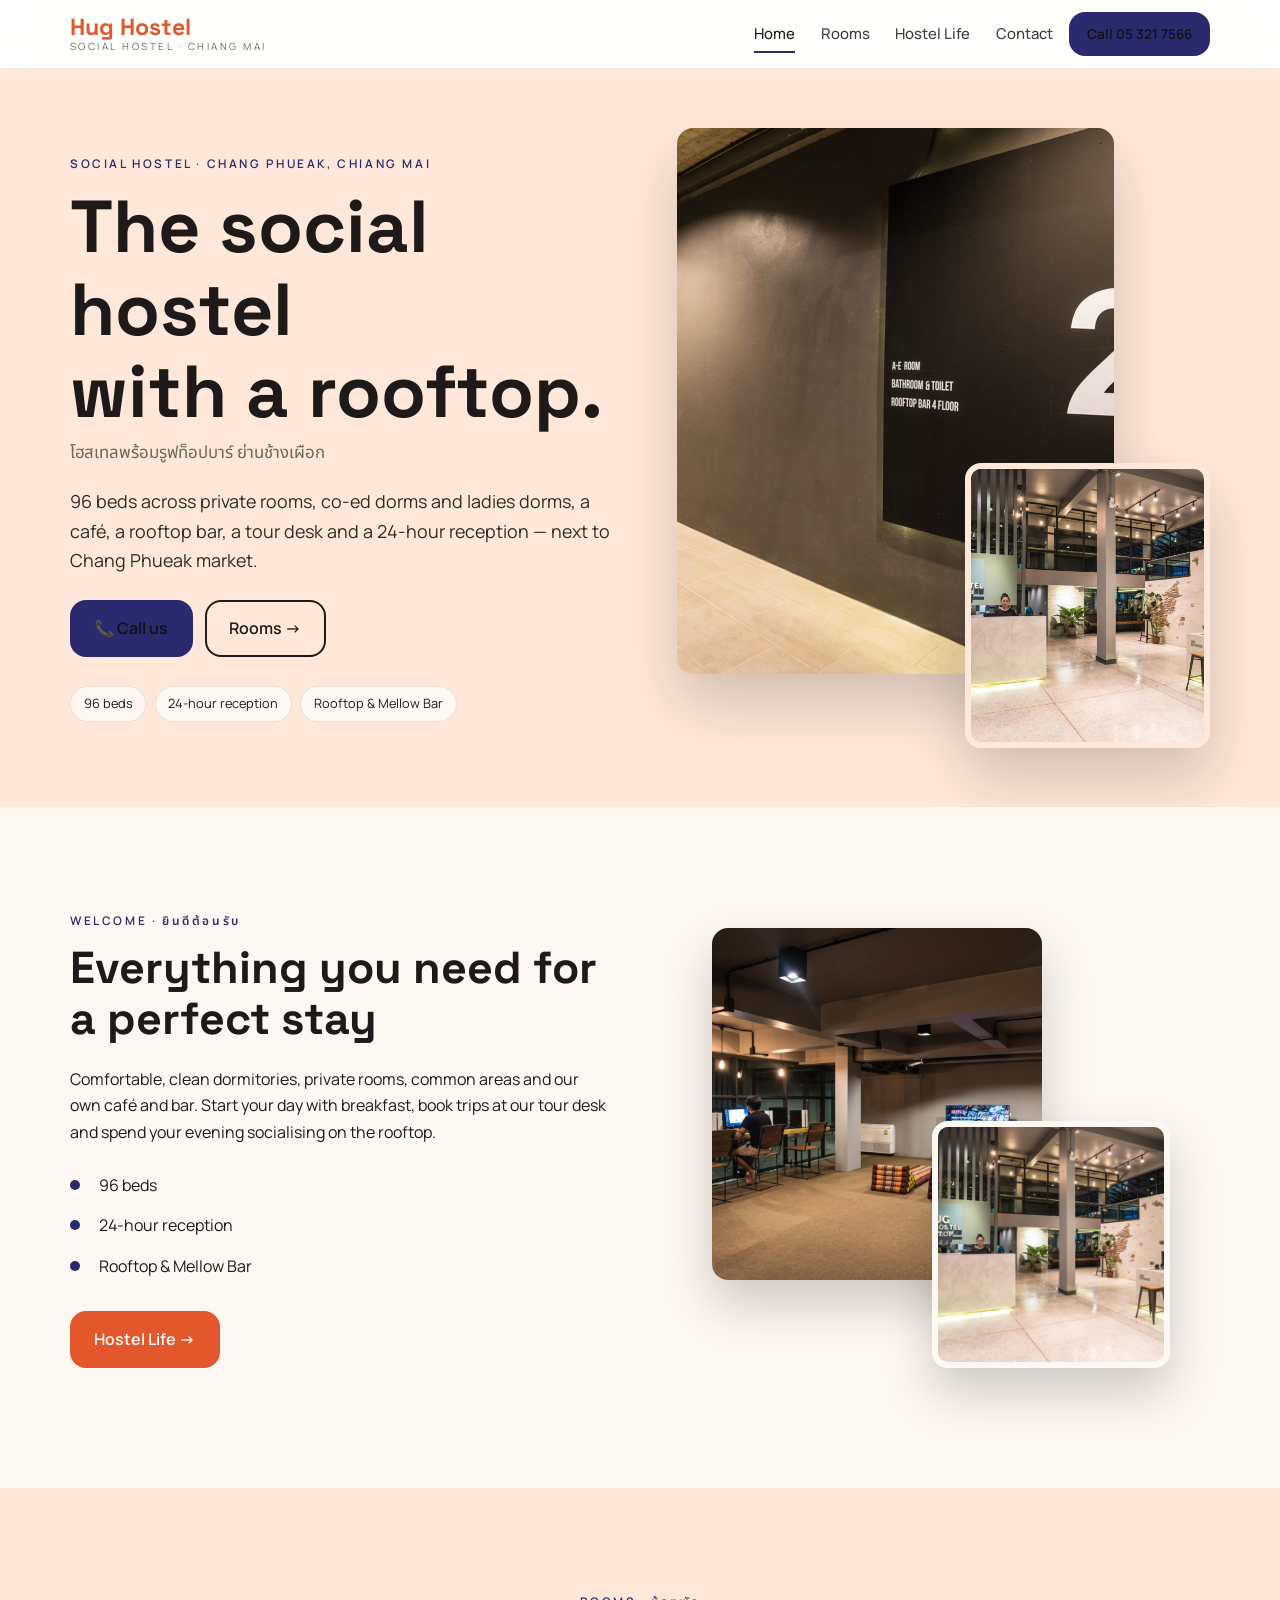
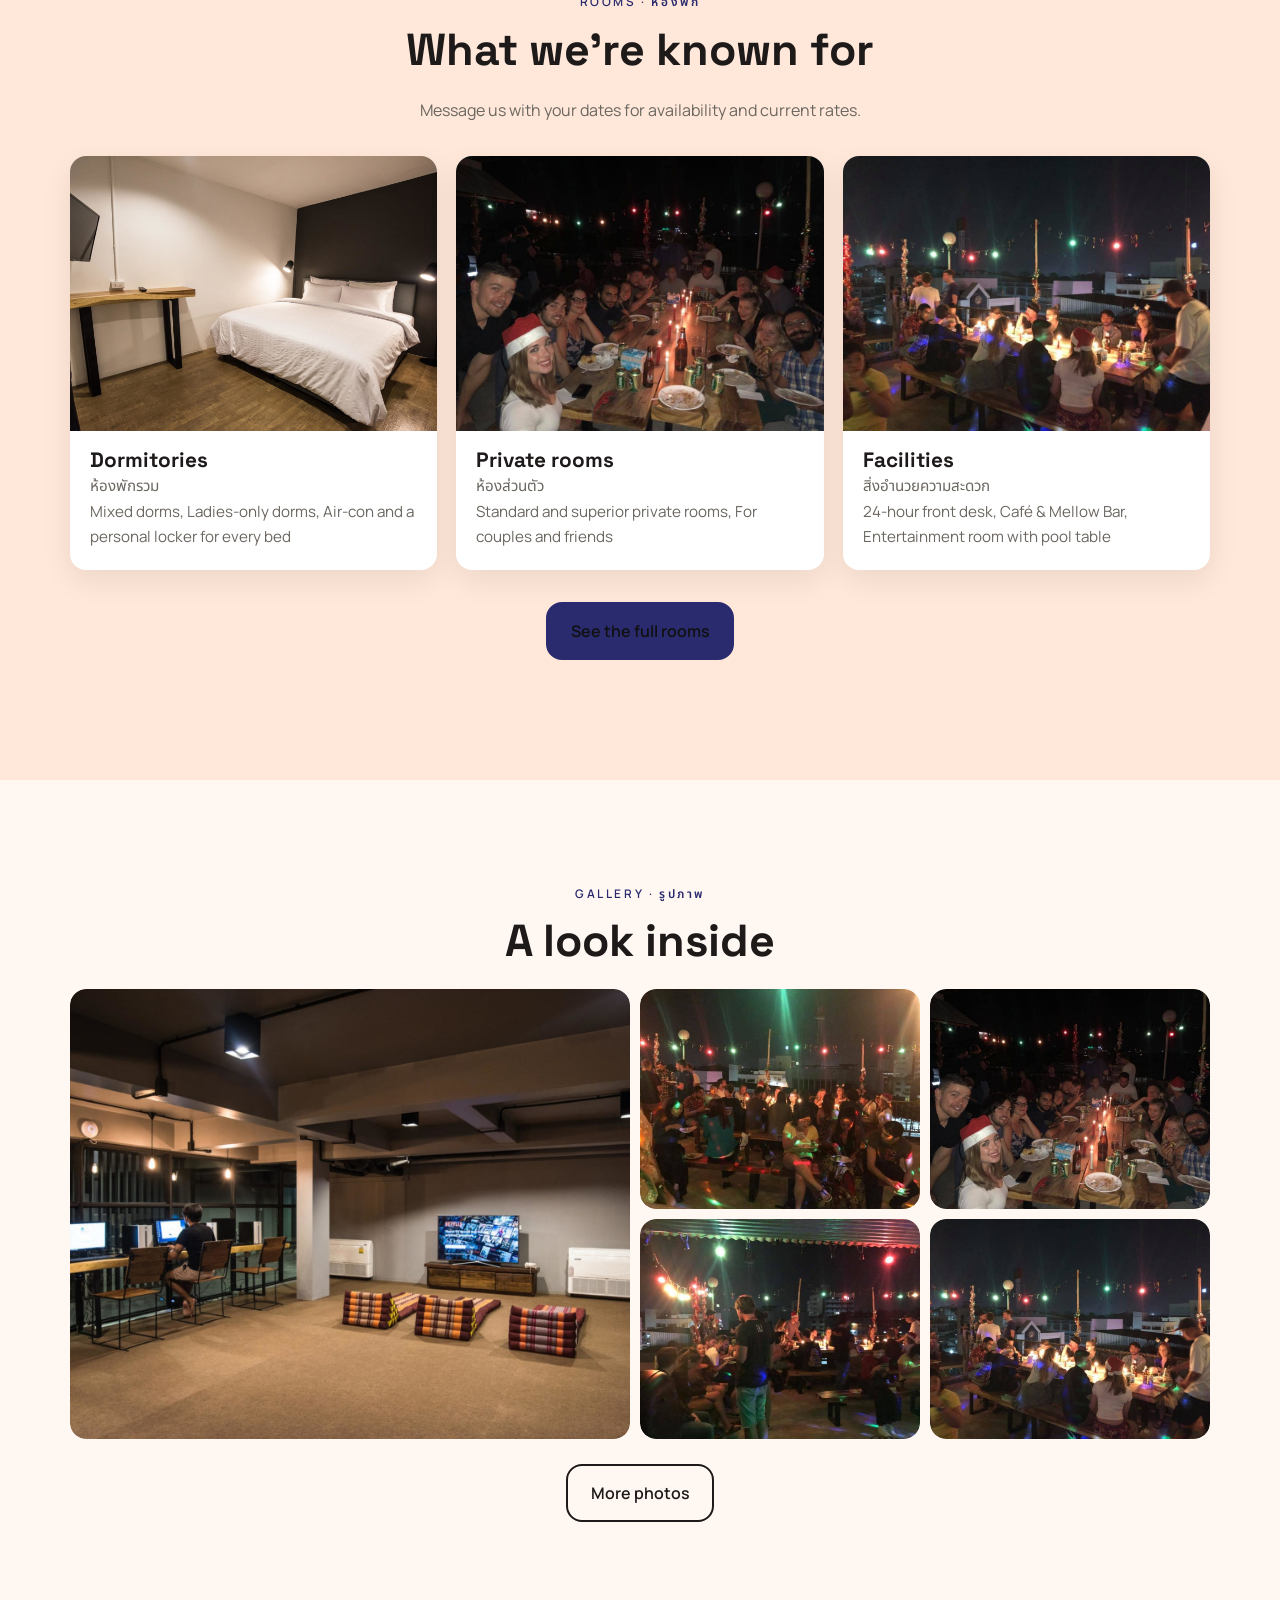
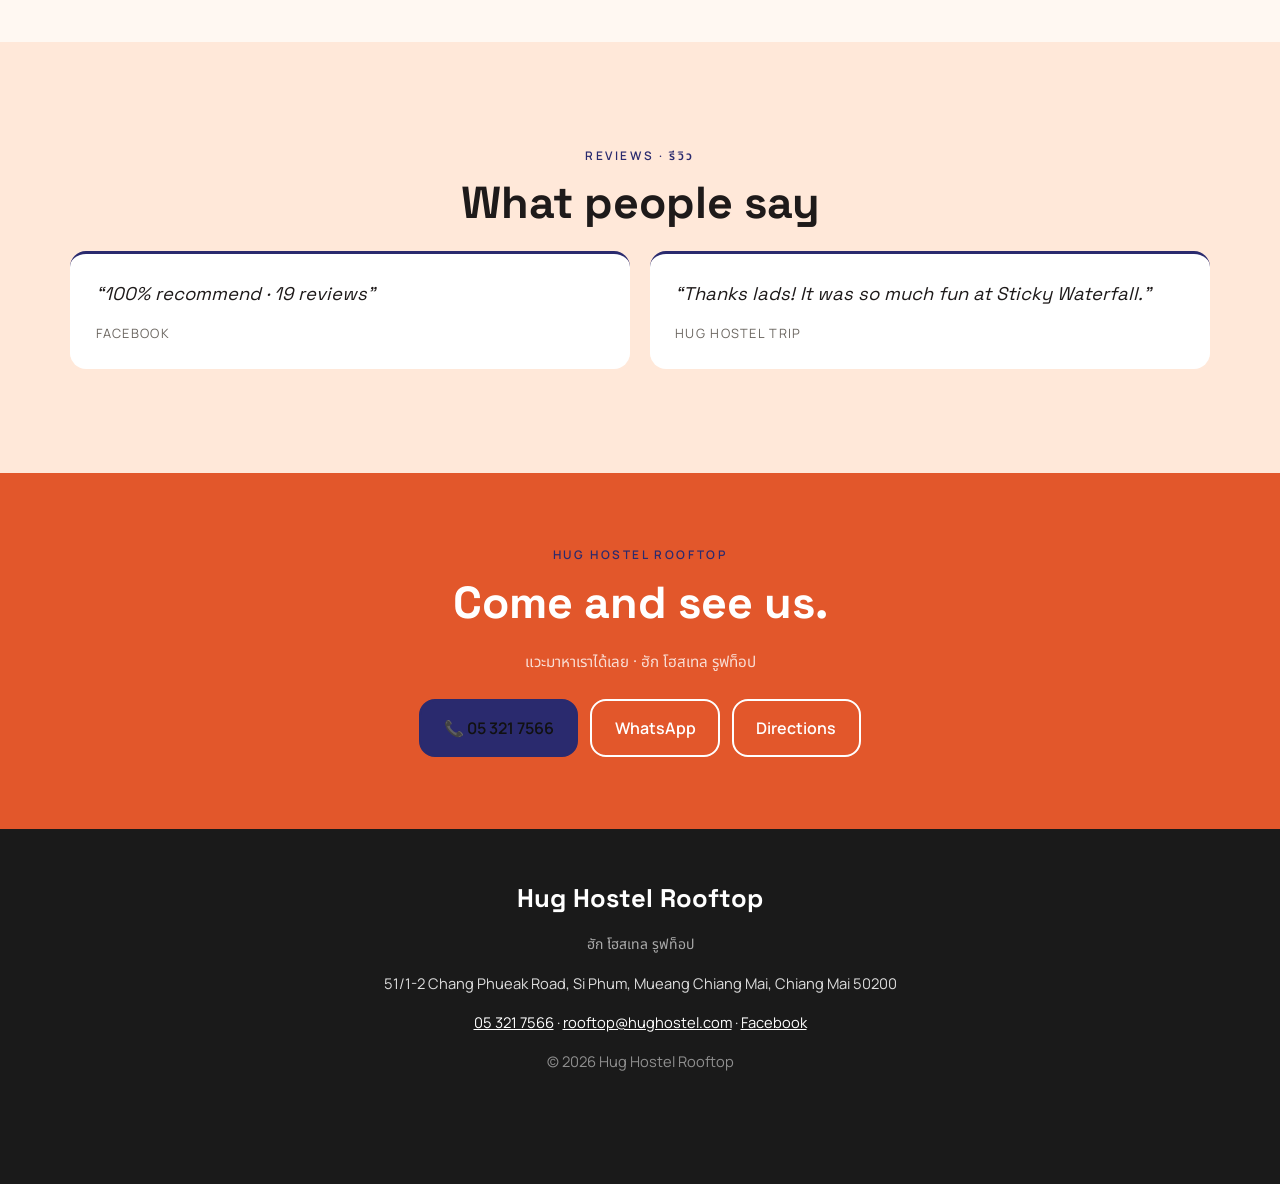
<file: index.html>
<!doctype html><html lang="en"><head><meta charset="utf-8"><meta name="viewport" content="width=device-width,initial-scale=1">
<title>Hug Hostel Rooftop | Social Hostel · Chang Phueak, Chiang Mai</title><meta name="description" content="96 beds across private rooms, co-ed dorms and ladies dorms, a café, a rooftop bar, a tour desk and a 24-hour reception — next to Chang Phueak market."><meta name="theme-color" content="#e2572b">
<meta property="og:title" content="Hug Hostel Rooftop"><meta property="og:description" content="96 beds across private rooms, co-ed dorms and ladies dorms, a café, a rooftop bar, a tour desk and a 24-hour reception — next to Chang Phueak market."><meta property="og:image" content="assets/images/00.jpg">
<link rel="preconnect" href="https://fonts.googleapis.com"><link rel="preconnect" href="https://fonts.gstatic.com" crossorigin>
<link href="https://fonts.googleapis.com/css2?family=Space+Grotesk:wght@400;600;700&family=Manrope:wght@300;400;500;600;700&family=Noto+Sans+Thai:wght@400;500&display=swap" rel="stylesheet"><link rel="stylesheet" href="css/styles.css"></head><body>
<header class="nav"><div class="wrap nav-in"><a class="brand" href="index.html"><b>Hug Hostel</b><small>Social Hostel · Chiang Mai</small></a>
<nav class="links" id="links"><a href="index.html" class=on>Home</a><a href="rooms.html">Rooms</a><a href="about.html">Hostel Life</a><a href="visit.html">Contact</a></nav><a class="btn sm" href="tel:053217566">Call 05 321 7566</a><button class="burger" id="burger" aria-label="Menu"><span></span><span></span><span></span></button></div></header><section class="hero split"><div class="wrap grid2"><div class="hero-in rv"><p class="eyebrow">Social Hostel · Chang Phueak, Chiang Mai</p><h1>The social hostel<br>with a rooftop.</h1><p class="th">โฮสเทลพร้อมรูฟท็อปบาร์ ย่านช้างเผือก</p><p class="lead">96 beds across private rooms, co-ed dorms and ladies dorms, a café, a rooftop bar, a tour desk and a 24-hour reception — next to Chang Phueak market.</p><div class="cta"><a class="btn" href="tel:053217566">📞 Call us</a><a class="btn ghost" href="rooms.html">Rooms →</a></div><div class="badges"><span>96 beds</span><span>24-hour reception</span><span>Rooftop &amp; Mellow Bar</span></div></div>
<div class="pic"><img class="p1" src="assets/images/00.jpg" alt="Our floors"><img class="p2" src="assets/images/01.jpg" alt="Reception &amp; tour desk"></div></div></section>
<section class="s"><div class="wrap two"><div class="rv"><p class="eyebrow">Welcome · ยินดีต้อนรับ</p><h2>Everything you need for a perfect stay</h2><p>Comfortable, clean dormitories, private rooms, common areas and our own café and bar. Start your day with breakfast, book trips at our tour desk and spend your evening socialising on the rooftop.</p><ul class="ticks"><li>96 beds</li><li>24-hour reception</li><li>Rooftop &amp; Mellow Bar</li></ul><p style="margin-top:1.5rem"><a class="btn alt" href="about.html">Hostel Life →</a></p></div>
<figure class="stack rv"><img class="a1" src="assets/images/02.jpg" alt="Entertainment room" loading="lazy"><img class="a2" src="assets/images/01.jpg" alt="Reception &amp; tour desk" loading="lazy"></figure></div></section>
<section class="s alt"><div class="wrap"><p class="eyebrow center">Rooms · ห้องพัก</p><h2 class="center">What we're known for</h2><p class="center sub">Message us with your dates for availability and current rates.</p><div class="feats"><article class="feat rv"><img src="assets/images/03.jpg" alt="Dormitories" loading="lazy"><div><h3>Dormitories</h3><p class="th">ห้องพักรวม</p><p>Mixed dorms, Ladies-only dorms, Air-con and a personal locker for every bed</p></div></article><article class="feat rv"><img src="assets/images/05.jpg" alt="Private rooms" loading="lazy"><div><h3>Private rooms</h3><p class="th">ห้องส่วนตัว</p><p>Standard and superior private rooms, For couples and friends</p></div></article><article class="feat rv"><img src="assets/images/07.jpg" alt="Facilities" loading="lazy"><div><h3>Facilities</h3><p class="th">สิ่งอำนวยความสะดวก</p><p>24-hour front desk, Café &amp; Mellow Bar, Entertainment room with pool table</p></div></article></div><p class="center" style="margin-top:2rem"><a class="btn" href="rooms.html">See the full rooms</a></p></div></section>
<section class="s"><div class="wrap"><p class="eyebrow center">Gallery · รูปภาพ</p><h2 class="center">A look inside</h2><div class="strip rv"><a href="assets/images/02.jpg" data-lb="Entertainment room"><img src="assets/images/02.jpg" alt="Entertainment room" loading="lazy"></a><a href="assets/images/04.jpg" data-lb="Rooftop nights"><img src="assets/images/04.jpg" alt="Rooftop nights" loading="lazy"></a><a href="assets/images/05.jpg" data-lb="Party on the roof"><img src="assets/images/05.jpg" alt="Party on the roof" loading="lazy"></a><a href="assets/images/06.jpg" data-lb="Rooftop crowd"><img src="assets/images/06.jpg" alt="Rooftop crowd" loading="lazy"></a><a href="assets/images/07.jpg" data-lb="Rooftop bar"><img src="assets/images/07.jpg" alt="Rooftop bar" loading="lazy"></a></div><p class="center" style="margin-top:1.6rem"><a class="btn ghost" href="about.html#gallery">More photos</a></p></div></section>
<section class="s alt"><div class="wrap"><p class="eyebrow center">Reviews · รีวิว</p><h2 class="center">What people say</h2><div class="quotes"><blockquote class="rv">“100% recommend · 19 reviews”<cite>Facebook</cite></blockquote><blockquote class="rv">“Thanks lads! It was so much fun at Sticky Waterfall.”<cite>Hug Hostel trip</cite></blockquote></div></div></section><section class="band"><div class="wrap rv"><p class="eyebrow" style="color:var(--b)">Hug Hostel Rooftop</p><h2>Come and see us.</h2><p class="th">แวะมาหาเราได้เลย · ฮัก โฮสเทล รูฟท็อป</p>
<div class="cta"><a class="btn" href="tel:053217566">📞 05 321 7566</a><a class="btn ghost" style="color:#fff" href="https://wa.me/6653217566">WhatsApp</a><a class="btn ghost" style="color:#fff" href="https://www.google.com/maps/search/?api=1&query=Hug%20Hostel%20Rooftop%2C%2051/1-2%20Chang%20Phueak%20Road%2C%20Si%20Phum%2C%20Mueang%20Chiang%20Mai%2C%20Chiang%20Mai%2050200">Directions</a></div></div></section>
<footer class="foot"><div class="wrap"><b>Hug Hostel Rooftop</b><p class="th">ฮัก โฮสเทล รูฟท็อป</p><p>51/1-2 Chang Phueak Road, Si Phum, Mueang Chiang Mai, Chiang Mai 50200</p>
<p><a href="tel:053217566">05 321 7566</a> · <a href="mailto:rooftop@hughostel.com">rooftop@hughostel.com</a> · <a href="https://www.facebook.com/669018023290787">Facebook</a></p><p style="opacity:.6">© 2026 Hug Hostel Rooftop</p></div></footer>
<div class="mbar"><a href="tel:053217566">📞 Call</a><a href="https://wa.me/6653217566">💬 WhatsApp</a><a href="https://www.google.com/maps/search/?api=1&query=Hug%20Hostel%20Rooftop%2C%2051/1-2%20Chang%20Phueak%20Road%2C%20Si%20Phum%2C%20Mueang%20Chiang%20Mai%2C%20Chiang%20Mai%2050200">📍 Map</a></div>
<div class="lb" id="lb"><button aria-label="Close">×</button><img alt=""><p></p></div><script src="js/main.js"></script></body></html>
</file>
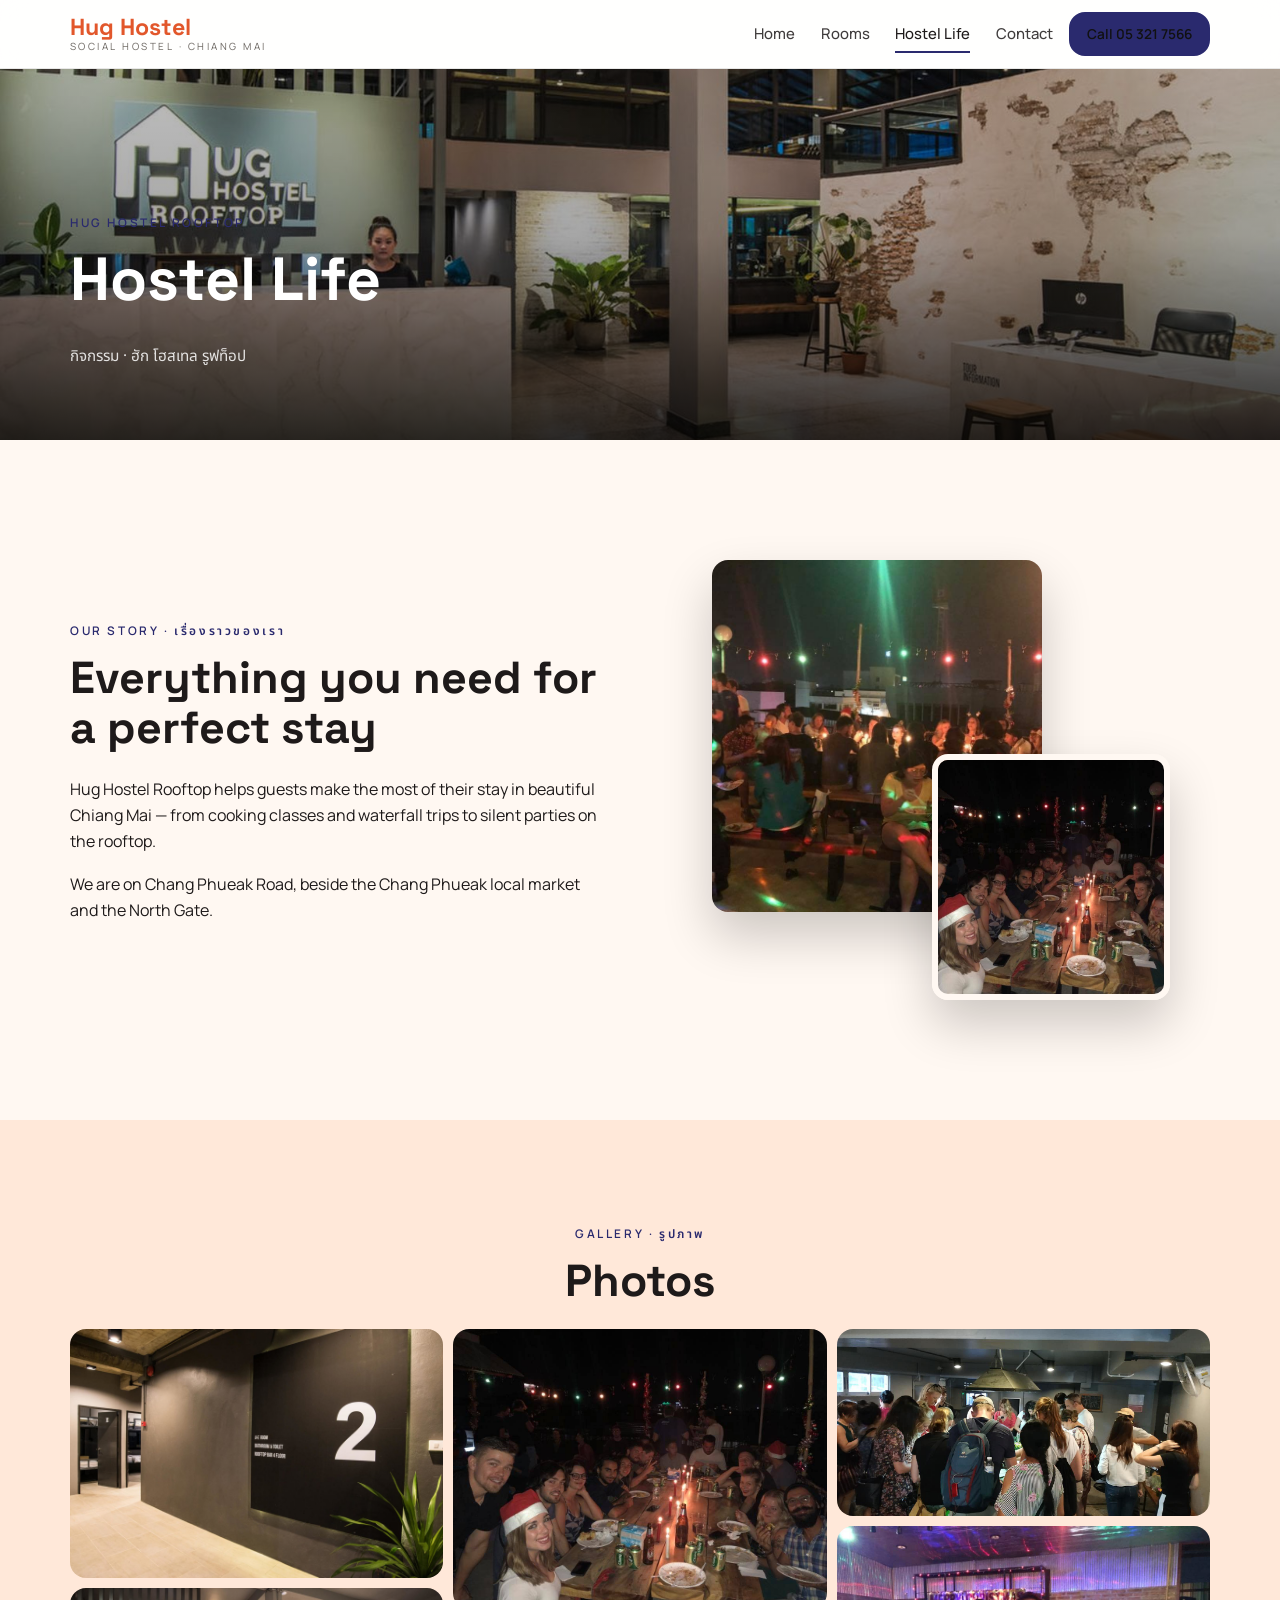
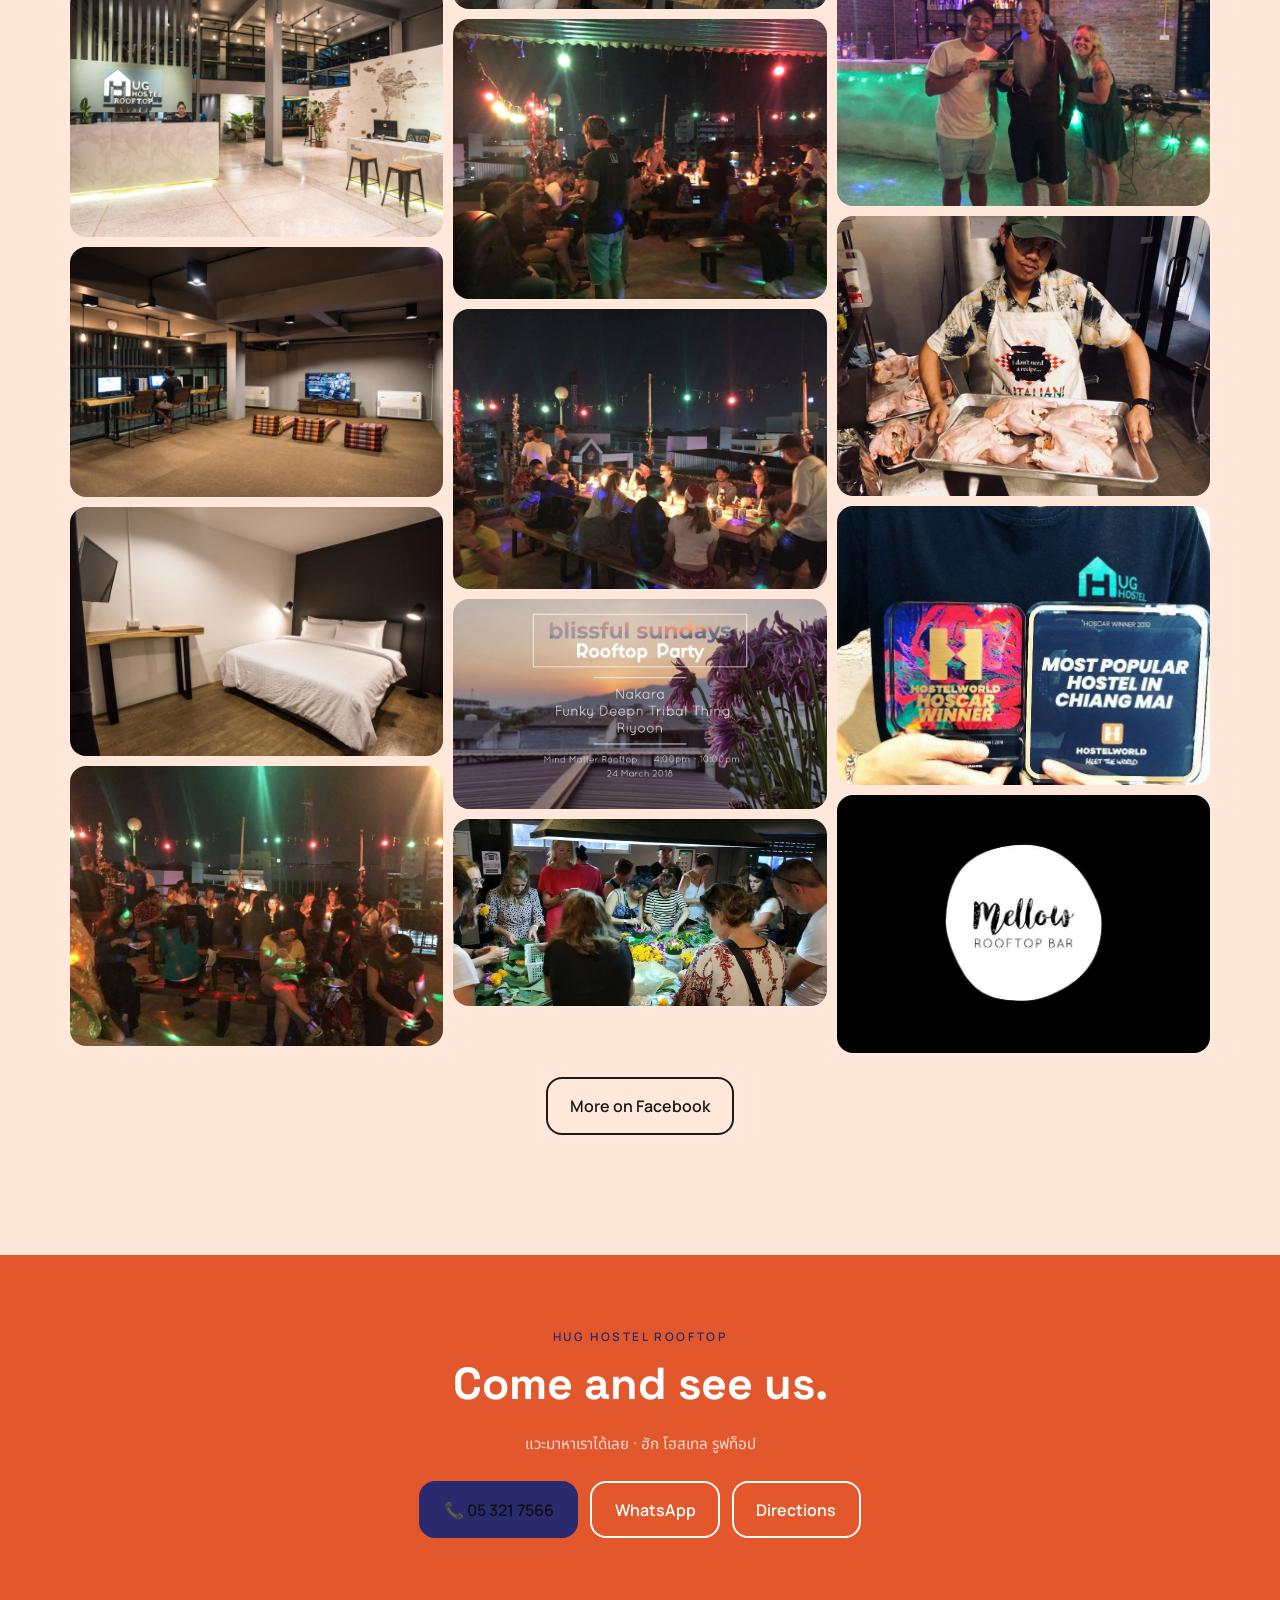
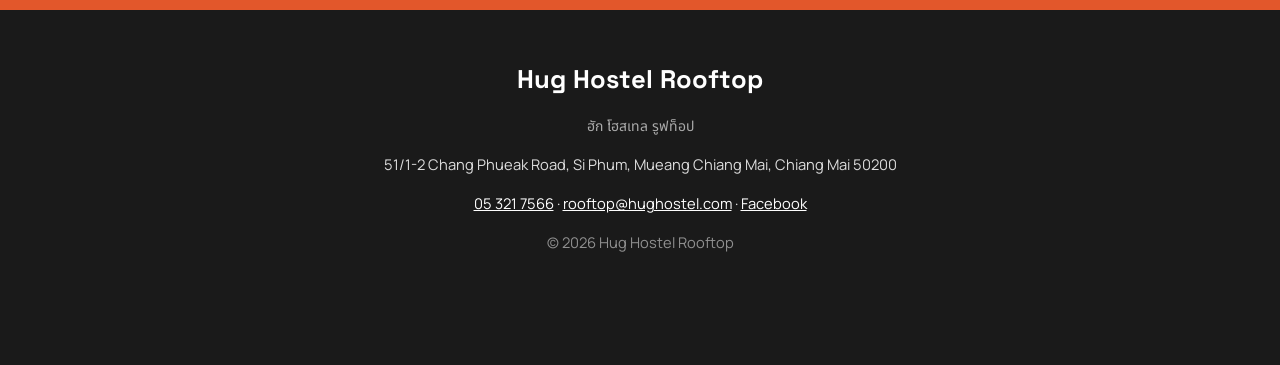
<file: about.html>
<!doctype html><html lang="en"><head><meta charset="utf-8"><meta name="viewport" content="width=device-width,initial-scale=1">
<title>Hostel Life | Hug Hostel Rooftop</title><meta name="description" content="Hug Hostel Rooftop helps guests make the most of their stay in beautiful Chiang Mai — from cooking classes and waterfall trips to silent parties on the rooftop."><meta name="theme-color" content="#e2572b">
<meta property="og:title" content="Hug Hostel Rooftop"><meta property="og:description" content="Hug Hostel Rooftop helps guests make the most of their stay in beautiful Chiang Mai — from cooking classes and waterfall trips to silent parties on the rooftop."><meta property="og:image" content="assets/images/00.jpg">
<link rel="preconnect" href="https://fonts.googleapis.com"><link rel="preconnect" href="https://fonts.gstatic.com" crossorigin>
<link href="https://fonts.googleapis.com/css2?family=Space+Grotesk:wght@400;600;700&family=Manrope:wght@300;400;500;600;700&family=Noto+Sans+Thai:wght@400;500&display=swap" rel="stylesheet"><link rel="stylesheet" href="css/styles.css"></head><body>
<header class="nav"><div class="wrap nav-in"><a class="brand" href="index.html"><b>Hug Hostel</b><small>Social Hostel · Chiang Mai</small></a>
<nav class="links" id="links"><a href="index.html">Home</a><a href="rooms.html">Rooms</a><a href="about.html" class=on>Hostel Life</a><a href="visit.html">Contact</a></nav><a class="btn sm" href="tel:053217566">Call 05 321 7566</a><button class="burger" id="burger" aria-label="Menu"><span></span><span></span><span></span></button></div></header><section class="phero"><img src="assets/images/01.jpg" alt=""><div class="shade"></div><div class="wrap rv"><p class="eyebrow">Hug Hostel Rooftop</p><h1>Hostel Life</h1><p class="th">กิจกรรม · ฮัก โฮสเทล รูฟท็อป</p></div></section>
<section class="s"><div class="wrap two"><div class="rv"><p class="eyebrow">Our story · เรื่องราวของเรา</p><h2>Everything you need for a perfect stay</h2><p>Hug Hostel Rooftop helps guests make the most of their stay in beautiful Chiang Mai — from cooking classes and waterfall trips to silent parties on the rooftop.</p><p>We are on Chang Phueak Road, beside the Chang Phueak local market and the North Gate.</p></div><figure class="stack rv"><img class="a1" src="assets/images/04.jpg" alt="Rooftop nights" loading="lazy"><img class="a2" src="assets/images/05.jpg" alt="Party on the roof" loading="lazy"></figure></div></section>
<section class="s alt" id="gallery"><div class="wrap"><p class="eyebrow center">Gallery · รูปภาพ</p><h2 class="center">Photos</h2><div class="gal"><a href="assets/images/00.jpg" data-lb="Our floors"><img src="assets/images/00.jpg" alt="Our floors" loading="lazy"></a><a href="assets/images/01.jpg" data-lb="Reception &amp; tour desk"><img src="assets/images/01.jpg" alt="Reception &amp; tour desk" loading="lazy"></a><a href="assets/images/02.jpg" data-lb="Entertainment room"><img src="assets/images/02.jpg" alt="Entertainment room" loading="lazy"></a><a href="assets/images/03.jpg" data-lb="Standard private room"><img src="assets/images/03.jpg" alt="Standard private room" loading="lazy"></a><a href="assets/images/04.jpg" data-lb="Rooftop nights"><img src="assets/images/04.jpg" alt="Rooftop nights" loading="lazy"></a><a href="assets/images/05.jpg" data-lb="Party on the roof"><img src="assets/images/05.jpg" alt="Party on the roof" loading="lazy"></a><a href="assets/images/06.jpg" data-lb="Rooftop crowd"><img src="assets/images/06.jpg" alt="Rooftop crowd" loading="lazy"></a><a href="assets/images/07.jpg" data-lb="Rooftop bar"><img src="assets/images/07.jpg" alt="Rooftop bar" loading="lazy"></a><a href="assets/images/08.jpg" data-lb="Rooftop view"><img src="assets/images/08.jpg" alt="Rooftop view" loading="lazy"></a><a href="assets/images/09.jpg" data-lb="Cooking together"><img src="assets/images/09.jpg" alt="Cooking together" loading="lazy"></a><a href="assets/images/10.jpg" data-lb="Hostel friends"><img src="assets/images/10.jpg" alt="Hostel friends" loading="lazy"></a><a href="assets/images/11.jpg" data-lb="Social evening"><img src="assets/images/11.jpg" alt="Social evening" loading="lazy"></a><a href="assets/images/12.jpg" data-lb="Cooking class"><img src="assets/images/12.jpg" alt="Cooking class" loading="lazy"></a><a href="assets/images/13.jpg" data-lb="Most popular hostel award"><img src="assets/images/13.jpg" alt="Most popular hostel award" loading="lazy"></a><a href="assets/images/14.jpg" data-lb="Mellow Rooftop Bar"><img src="assets/images/14.jpg" alt="Mellow Rooftop Bar" loading="lazy"></a></div><p class="center" style="margin-top:1.5rem"><a class="btn ghost" href="https://www.facebook.com/669018023290787">More on Facebook</a></p></div></section><section class="band"><div class="wrap rv"><p class="eyebrow" style="color:var(--b)">Hug Hostel Rooftop</p><h2>Come and see us.</h2><p class="th">แวะมาหาเราได้เลย · ฮัก โฮสเทล รูฟท็อป</p>
<div class="cta"><a class="btn" href="tel:053217566">📞 05 321 7566</a><a class="btn ghost" style="color:#fff" href="https://wa.me/6653217566">WhatsApp</a><a class="btn ghost" style="color:#fff" href="https://www.google.com/maps/search/?api=1&query=Hug%20Hostel%20Rooftop%2C%2051/1-2%20Chang%20Phueak%20Road%2C%20Si%20Phum%2C%20Mueang%20Chiang%20Mai%2C%20Chiang%20Mai%2050200">Directions</a></div></div></section>
<footer class="foot"><div class="wrap"><b>Hug Hostel Rooftop</b><p class="th">ฮัก โฮสเทล รูฟท็อป</p><p>51/1-2 Chang Phueak Road, Si Phum, Mueang Chiang Mai, Chiang Mai 50200</p>
<p><a href="tel:053217566">05 321 7566</a> · <a href="mailto:rooftop@hughostel.com">rooftop@hughostel.com</a> · <a href="https://www.facebook.com/669018023290787">Facebook</a></p><p style="opacity:.6">© 2026 Hug Hostel Rooftop</p></div></footer>
<div class="mbar"><a href="tel:053217566">📞 Call</a><a href="https://wa.me/6653217566">💬 WhatsApp</a><a href="https://www.google.com/maps/search/?api=1&query=Hug%20Hostel%20Rooftop%2C%2051/1-2%20Chang%20Phueak%20Road%2C%20Si%20Phum%2C%20Mueang%20Chiang%20Mai%2C%20Chiang%20Mai%2050200">📍 Map</a></div>
<div class="lb" id="lb"><button aria-label="Close">×</button><img alt=""><p></p></div><script src="js/main.js"></script></body></html>
</file>
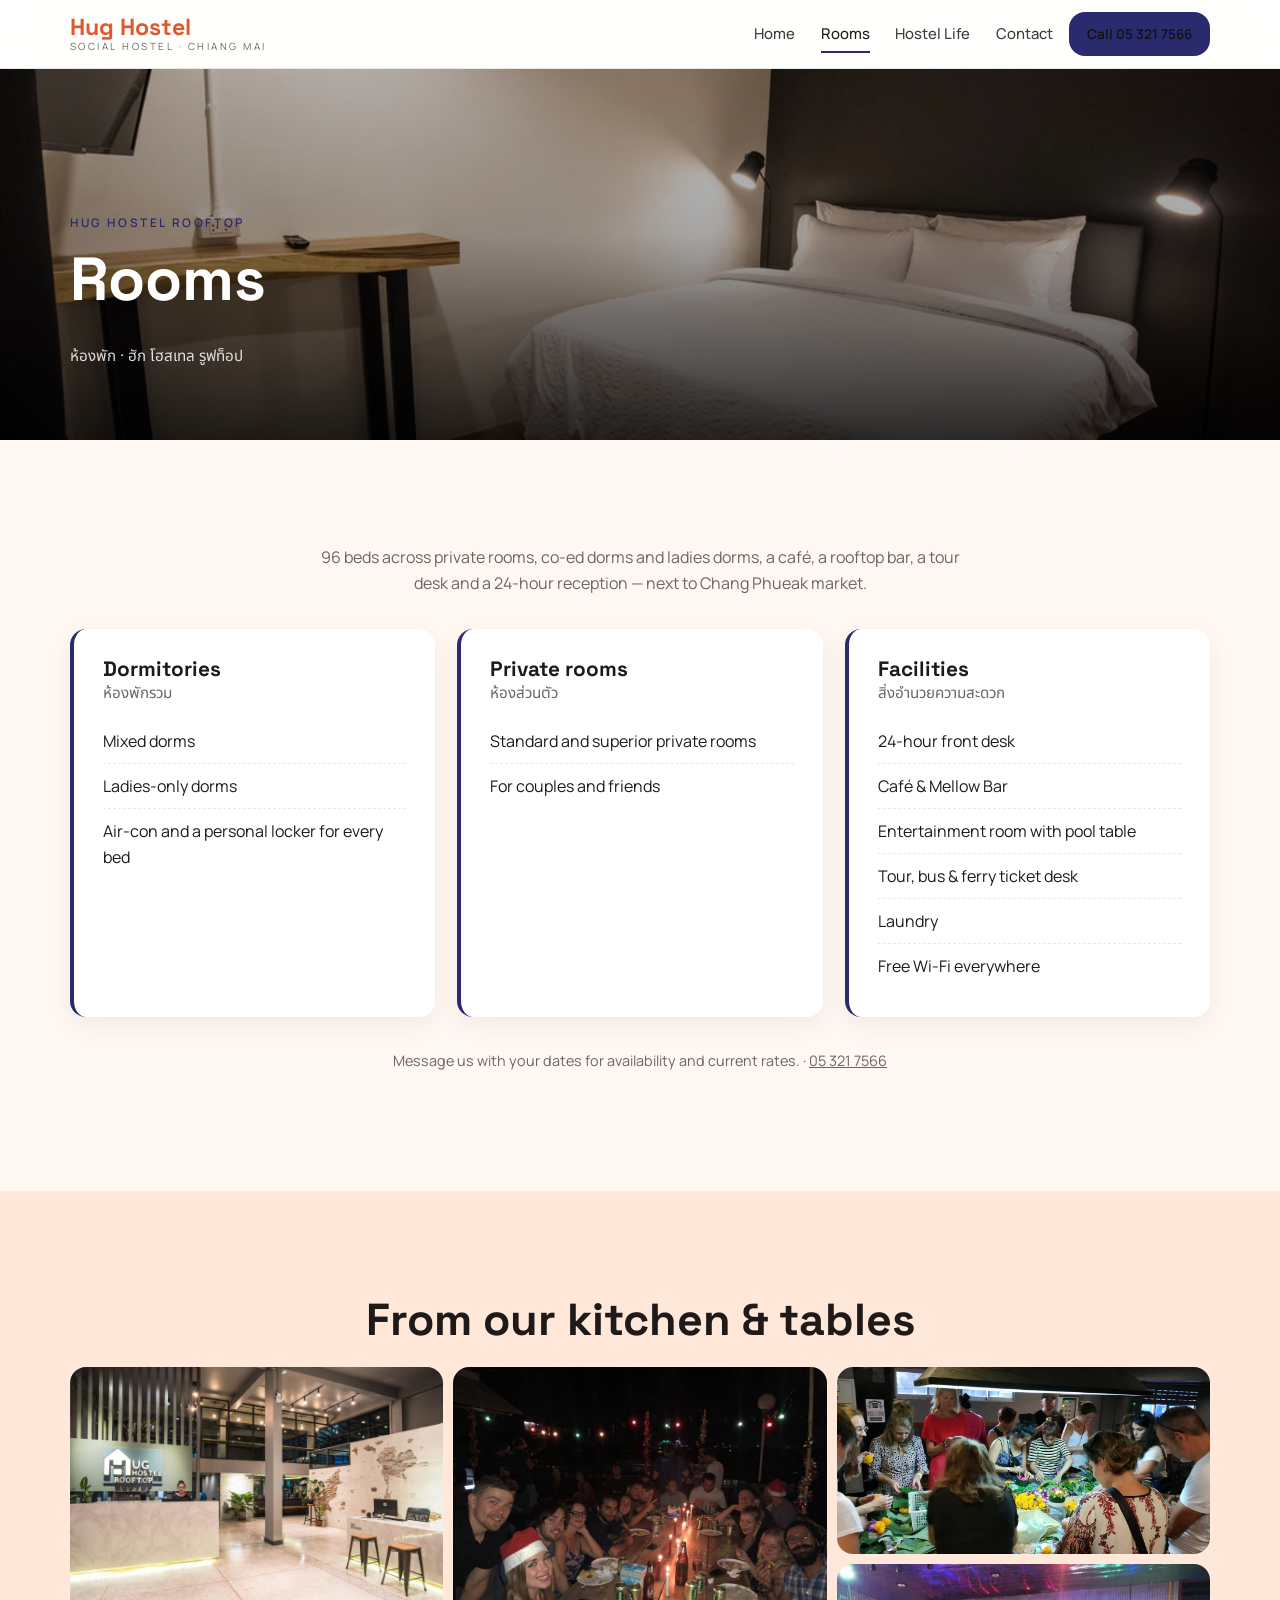
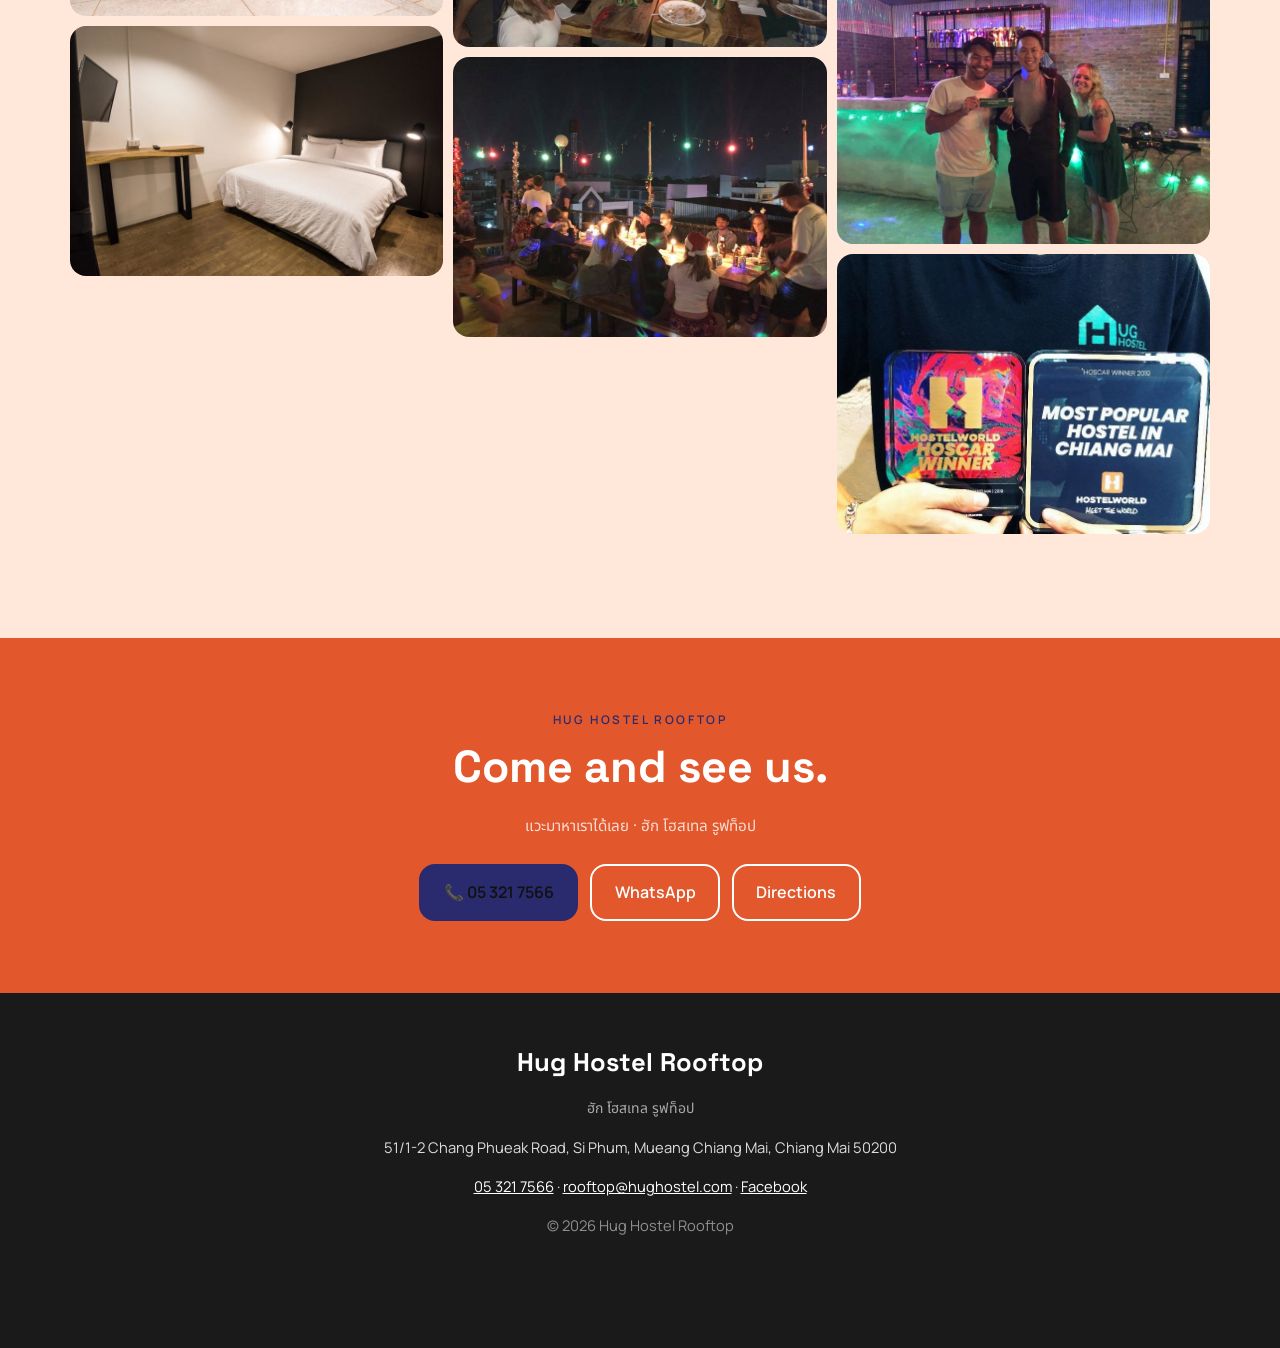
<file: rooms.html>
<!doctype html><html lang="en"><head><meta charset="utf-8"><meta name="viewport" content="width=device-width,initial-scale=1">
<title>Rooms | Hug Hostel Rooftop</title><meta name="description" content="Message us with your dates for availability and current rates."><meta name="theme-color" content="#e2572b">
<meta property="og:title" content="Hug Hostel Rooftop"><meta property="og:description" content="Message us with your dates for availability and current rates."><meta property="og:image" content="assets/images/00.jpg">
<link rel="preconnect" href="https://fonts.googleapis.com"><link rel="preconnect" href="https://fonts.gstatic.com" crossorigin>
<link href="https://fonts.googleapis.com/css2?family=Space+Grotesk:wght@400;600;700&family=Manrope:wght@300;400;500;600;700&family=Noto+Sans+Thai:wght@400;500&display=swap" rel="stylesheet"><link rel="stylesheet" href="css/styles.css"></head><body>
<header class="nav"><div class="wrap nav-in"><a class="brand" href="index.html"><b>Hug Hostel</b><small>Social Hostel · Chiang Mai</small></a>
<nav class="links" id="links"><a href="index.html">Home</a><a href="rooms.html" class=on>Rooms</a><a href="about.html">Hostel Life</a><a href="visit.html">Contact</a></nav><a class="btn sm" href="tel:053217566">Call 05 321 7566</a><button class="burger" id="burger" aria-label="Menu"><span></span><span></span><span></span></button></div></header><section class="phero"><img src="assets/images/03.jpg" alt=""><div class="shade"></div><div class="wrap rv"><p class="eyebrow">Hug Hostel Rooftop</p><h1>Rooms</h1><p class="th">ห้องพัก · ฮัก โฮสเทล รูฟท็อป</p></div></section>
<section class="s"><div class="wrap"><p class="center sub">96 beds across private rooms, co-ed dorms and ladies dorms, a café, a rooftop bar, a tour desk and a 24-hour reception — next to Chang Phueak market.</p><div class="menu"><div class="mcard rv"><h3>Dormitories</h3><p class="th">ห้องพักรวม</p><ul><li>Mixed dorms</li><li>Ladies-only dorms</li><li>Air-con and a personal locker for every bed</li></ul></div><div class="mcard rv"><h3>Private rooms</h3><p class="th">ห้องส่วนตัว</p><ul><li>Standard and superior private rooms</li><li>For couples and friends</li></ul></div><div class="mcard rv"><h3>Facilities</h3><p class="th">สิ่งอำนวยความสะดวก</p><ul><li>24-hour front desk</li><li>Café &amp; Mellow Bar</li><li>Entertainment room with pool table</li><li>Tour, bus &amp; ferry ticket desk</li><li>Laundry</li><li>Free Wi-Fi everywhere</li></ul></div></div><p class="note">Message us with your dates for availability and current rates. · <a href="tel:053217566">05 321 7566</a></p></div></section>
<section class="s alt"><div class="wrap"><h2 class="center">From our kitchen &amp; tables</h2><div class="gal rv"><a href="assets/images/01.jpg" data-lb="Reception &amp; tour desk"><img src="assets/images/01.jpg" alt="Reception &amp; tour desk" loading="lazy"></a><a href="assets/images/03.jpg" data-lb="Standard private room"><img src="assets/images/03.jpg" alt="Standard private room" loading="lazy"></a><a href="assets/images/05.jpg" data-lb="Party on the roof"><img src="assets/images/05.jpg" alt="Party on the roof" loading="lazy"></a><a href="assets/images/07.jpg" data-lb="Rooftop bar"><img src="assets/images/07.jpg" alt="Rooftop bar" loading="lazy"></a><a href="assets/images/09.jpg" data-lb="Cooking together"><img src="assets/images/09.jpg" alt="Cooking together" loading="lazy"></a><a href="assets/images/11.jpg" data-lb="Social evening"><img src="assets/images/11.jpg" alt="Social evening" loading="lazy"></a><a href="assets/images/13.jpg" data-lb="Most popular hostel award"><img src="assets/images/13.jpg" alt="Most popular hostel award" loading="lazy"></a></div></div></section><section class="band"><div class="wrap rv"><p class="eyebrow" style="color:var(--b)">Hug Hostel Rooftop</p><h2>Come and see us.</h2><p class="th">แวะมาหาเราได้เลย · ฮัก โฮสเทล รูฟท็อป</p>
<div class="cta"><a class="btn" href="tel:053217566">📞 05 321 7566</a><a class="btn ghost" style="color:#fff" href="https://wa.me/6653217566">WhatsApp</a><a class="btn ghost" style="color:#fff" href="https://www.google.com/maps/search/?api=1&query=Hug%20Hostel%20Rooftop%2C%2051/1-2%20Chang%20Phueak%20Road%2C%20Si%20Phum%2C%20Mueang%20Chiang%20Mai%2C%20Chiang%20Mai%2050200">Directions</a></div></div></section>
<footer class="foot"><div class="wrap"><b>Hug Hostel Rooftop</b><p class="th">ฮัก โฮสเทล รูฟท็อป</p><p>51/1-2 Chang Phueak Road, Si Phum, Mueang Chiang Mai, Chiang Mai 50200</p>
<p><a href="tel:053217566">05 321 7566</a> · <a href="mailto:rooftop@hughostel.com">rooftop@hughostel.com</a> · <a href="https://www.facebook.com/669018023290787">Facebook</a></p><p style="opacity:.6">© 2026 Hug Hostel Rooftop</p></div></footer>
<div class="mbar"><a href="tel:053217566">📞 Call</a><a href="https://wa.me/6653217566">💬 WhatsApp</a><a href="https://www.google.com/maps/search/?api=1&query=Hug%20Hostel%20Rooftop%2C%2051/1-2%20Chang%20Phueak%20Road%2C%20Si%20Phum%2C%20Mueang%20Chiang%20Mai%2C%20Chiang%20Mai%2050200">📍 Map</a></div>
<div class="lb" id="lb"><button aria-label="Close">×</button><img alt=""><p></p></div><script src="js/main.js"></script></body></html>
</file>
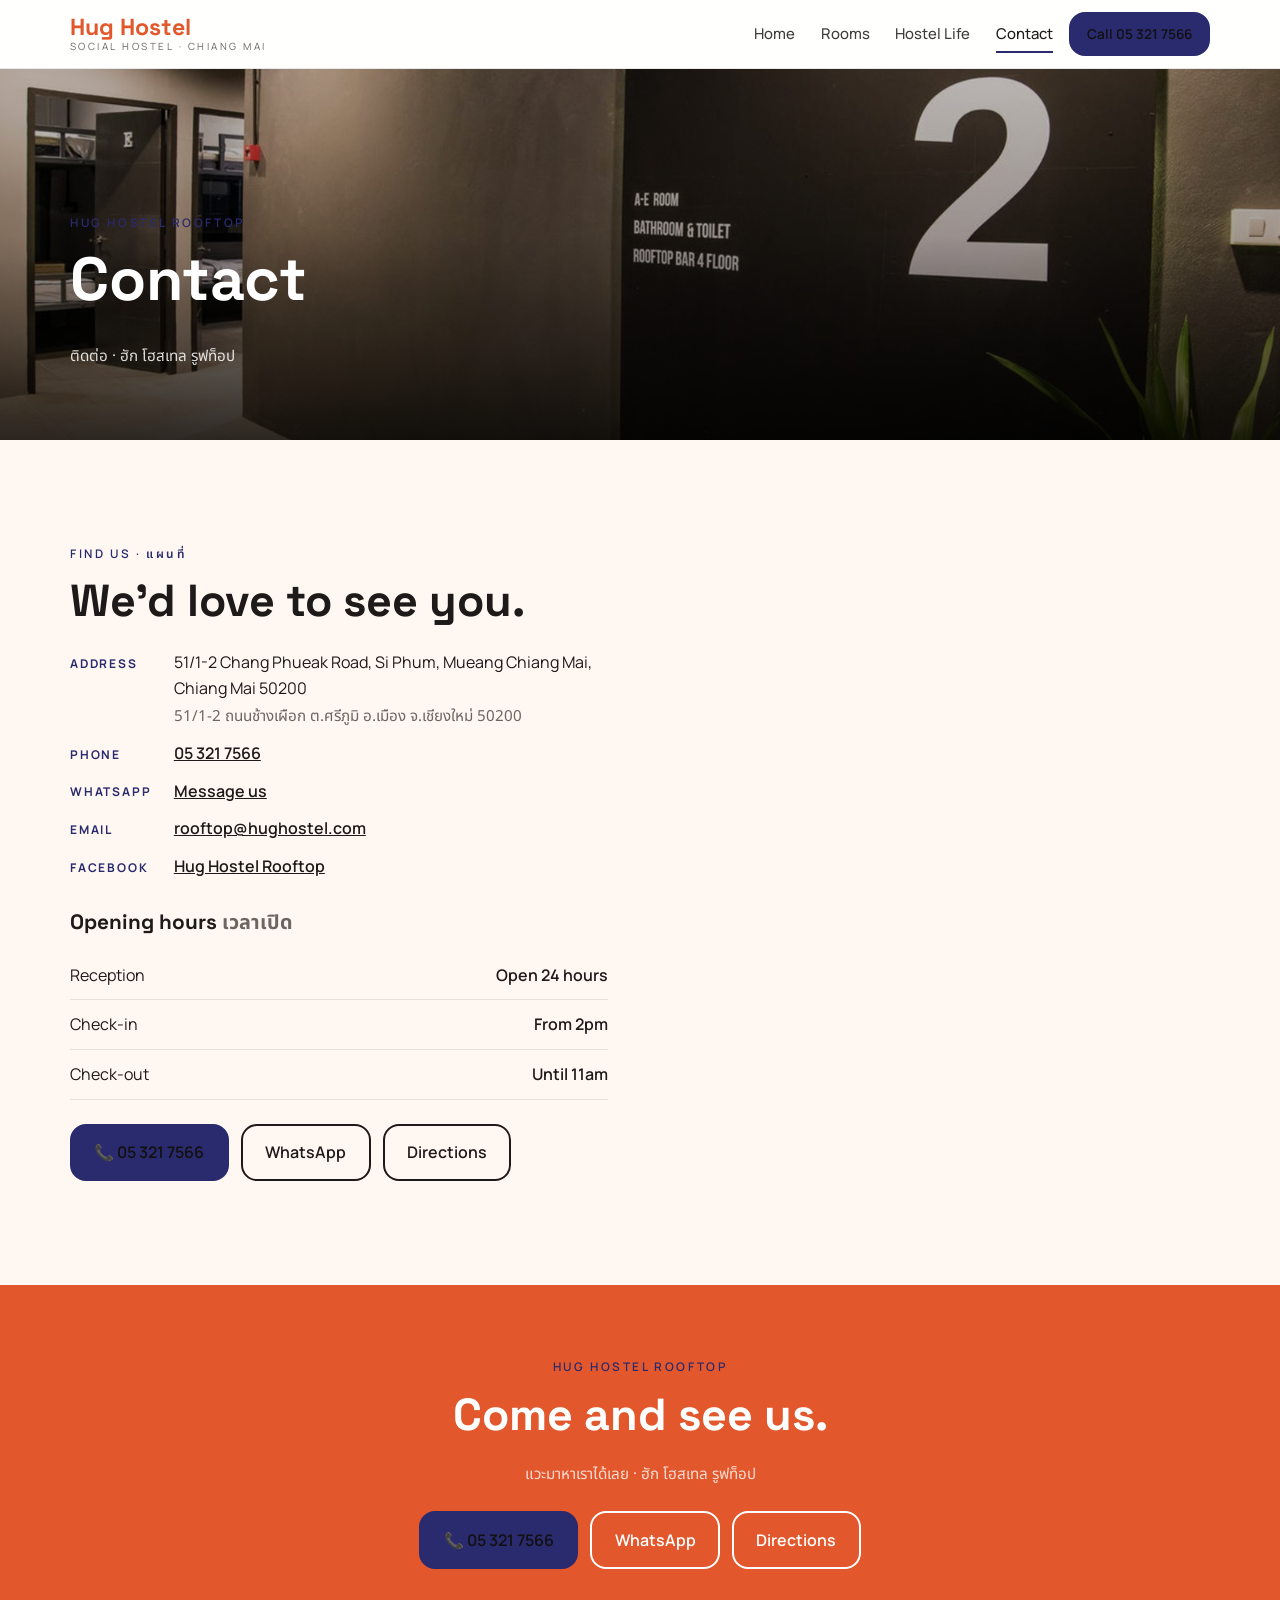
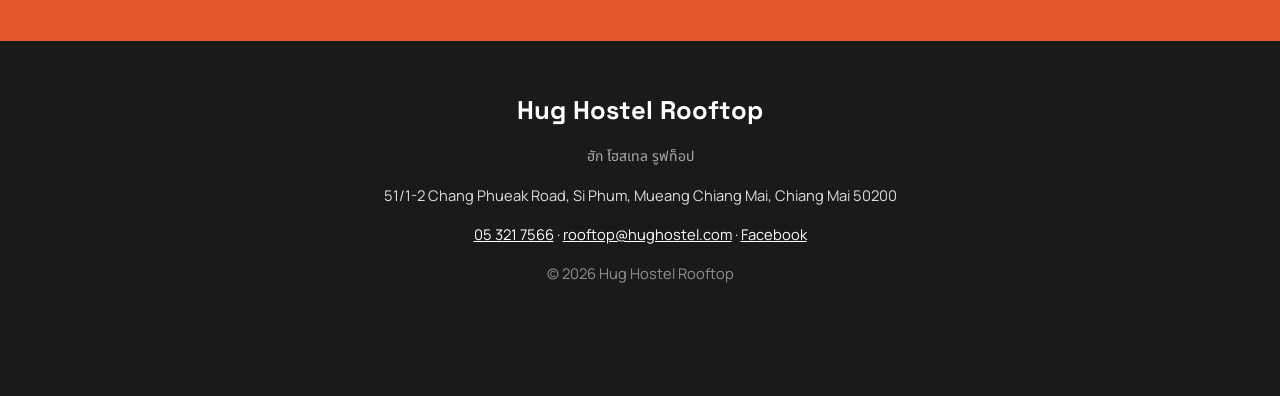
<file: visit.html>
<!doctype html><html lang="en"><head><meta charset="utf-8"><meta name="viewport" content="width=device-width,initial-scale=1">
<title>Contact | Hug Hostel Rooftop</title><meta name="description" content="51/1-2 Chang Phueak Road, Si Phum, Mueang Chiang Mai, Chiang Mai 50200"><meta name="theme-color" content="#e2572b">
<meta property="og:title" content="Hug Hostel Rooftop"><meta property="og:description" content="51/1-2 Chang Phueak Road, Si Phum, Mueang Chiang Mai, Chiang Mai 50200"><meta property="og:image" content="assets/images/00.jpg">
<link rel="preconnect" href="https://fonts.googleapis.com"><link rel="preconnect" href="https://fonts.gstatic.com" crossorigin>
<link href="https://fonts.googleapis.com/css2?family=Space+Grotesk:wght@400;600;700&family=Manrope:wght@300;400;500;600;700&family=Noto+Sans+Thai:wght@400;500&display=swap" rel="stylesheet"><link rel="stylesheet" href="css/styles.css"></head><body>
<header class="nav"><div class="wrap nav-in"><a class="brand" href="index.html"><b>Hug Hostel</b><small>Social Hostel · Chiang Mai</small></a>
<nav class="links" id="links"><a href="index.html">Home</a><a href="rooms.html">Rooms</a><a href="about.html">Hostel Life</a><a href="visit.html" class=on>Contact</a></nav><a class="btn sm" href="tel:053217566">Call 05 321 7566</a><button class="burger" id="burger" aria-label="Menu"><span></span><span></span><span></span></button></div></header><section class="phero"><img src="assets/images/00.jpg" alt=""><div class="shade"></div><div class="wrap rv"><p class="eyebrow">Hug Hostel Rooftop</p><h1>Contact</h1><p class="th">ติดต่อ · ฮัก โฮสเทล รูฟท็อป</p></div></section>
<section class="s"><div class="wrap two" style="align-items:start"><div class="rv"><p class="eyebrow">Find us · แผนที่</p><h2>We'd love to see you.</h2>
<dl class="info"><dt>Address</dt><dd>51/1-2 Chang Phueak Road, Si Phum, Mueang Chiang Mai, Chiang Mai 50200<br><span class="th">51/1-2 ถนนช้างเผือก ต.ศรีภูมิ อ.เมือง จ.เชียงใหม่ 50200</span></dd><dt>Phone</dt><dd><a href="tel:053217566">05 321 7566</a></dd><dt>WhatsApp</dt><dd><a href="https://wa.me/6653217566">Message us</a></dd><dt>Email</dt><dd><a href="mailto:rooftop@hughostel.com">rooftop@hughostel.com</a></dd><dt>Facebook</dt><dd><a href="https://www.facebook.com/669018023290787">Hug Hostel Rooftop</a></dd></dl><h3 style="margin-top:2rem">Opening hours <span class="th">เวลาเปิด</span></h3><table class="hours"><tr><td>Reception</td><td>Open 24 hours</td></tr><tr><td>Check-in</td><td>From 2pm</td></tr><tr><td>Check-out</td><td>Until 11am</td></tr></table>
<div class="cta"><a class="btn" href="tel:053217566">📞 05 321 7566</a><a class="btn ghost" href="https://wa.me/6653217566">WhatsApp</a><a class="btn ghost" href="https://www.google.com/maps/search/?api=1&query=Hug%20Hostel%20Rooftop%2C%2051/1-2%20Chang%20Phueak%20Road%2C%20Si%20Phum%2C%20Mueang%20Chiang%20Mai%2C%20Chiang%20Mai%2050200">Directions</a></div></div><div class="map rv"><iframe title="Map" loading="lazy" src="https://www.google.com/maps?q=Hug%20Hostel%20Rooftop%2C%2051/1-2%20Chang%20Phueak%20Road%2C%20Si%20Phum%2C%20Mueang%20Chiang%20Mai%2C%20Chiang%20Mai%2050200&z=16&output=embed"></iframe></div></div></section><section class="band"><div class="wrap rv"><p class="eyebrow" style="color:var(--b)">Hug Hostel Rooftop</p><h2>Come and see us.</h2><p class="th">แวะมาหาเราได้เลย · ฮัก โฮสเทล รูฟท็อป</p>
<div class="cta"><a class="btn" href="tel:053217566">📞 05 321 7566</a><a class="btn ghost" style="color:#fff" href="https://wa.me/6653217566">WhatsApp</a><a class="btn ghost" style="color:#fff" href="https://www.google.com/maps/search/?api=1&query=Hug%20Hostel%20Rooftop%2C%2051/1-2%20Chang%20Phueak%20Road%2C%20Si%20Phum%2C%20Mueang%20Chiang%20Mai%2C%20Chiang%20Mai%2050200">Directions</a></div></div></section>
<footer class="foot"><div class="wrap"><b>Hug Hostel Rooftop</b><p class="th">ฮัก โฮสเทล รูฟท็อป</p><p>51/1-2 Chang Phueak Road, Si Phum, Mueang Chiang Mai, Chiang Mai 50200</p>
<p><a href="tel:053217566">05 321 7566</a> · <a href="mailto:rooftop@hughostel.com">rooftop@hughostel.com</a> · <a href="https://www.facebook.com/669018023290787">Facebook</a></p><p style="opacity:.6">© 2026 Hug Hostel Rooftop</p></div></footer>
<div class="mbar"><a href="tel:053217566">📞 Call</a><a href="https://wa.me/6653217566">💬 WhatsApp</a><a href="https://www.google.com/maps/search/?api=1&query=Hug%20Hostel%20Rooftop%2C%2051/1-2%20Chang%20Phueak%20Road%2C%20Si%20Phum%2C%20Mueang%20Chiang%20Mai%2C%20Chiang%20Mai%2050200">📍 Map</a></div>
<div class="lb" id="lb"><button aria-label="Close">×</button><img alt=""><p></p></div><script src="js/main.js"></script></body></html>
</file>
<file: css/styles.css>
:root{--bg:#fff8f2;--fg:#1e1a1a;--a:#e2572b;--b:#2a2a6e;--c:#ffe8d9;--r:16px;--f1:'Space Grotesk',serif;--f2:'Manrope',system-ui,sans-serif;--mut:#6b6660;--card:#fff}
*{box-sizing:border-box}html{scroll-behavior:smooth}body{margin:0;background:var(--bg);color:var(--fg);font-family:var(--f2),'Noto Sans Thai',sans-serif;line-height:1.65;-webkit-font-smoothing:antialiased}
img{max-width:100%;display:block}a{color:inherit}.wrap{width:min(100% - 2.5rem,1140px);margin:auto}
h1,h2,h3{font-family:var(--f1);line-height:1.12;margin:0 0 .5em;}h2{font-size:clamp(1.8rem,4vw,2.8rem)}h3{font-size:1.3rem}
.th{font-family:'Noto Sans Thai',var(--f2);color:var(--mut);font-size:.95em}.eyebrow{text-transform:uppercase;letter-spacing:.22em;font-size:.74rem;font-weight:600;color:var(--b);margin:0 0 .8rem}.center{text-align:center}.sub{color:var(--mut);max-width:640px}.center.sub{margin:0 auto 2rem}
.nav{position:sticky;top:0;z-index:40;background:rgba(255,255,255,.88);backdrop-filter:blur(12px);border-bottom:1px solid rgba(0,0,0,.09)}.nav-in{display:flex;align-items:center;gap:1rem;height:68px}
.brand{text-decoration:none;display:flex;flex-direction:column;line-height:1;margin-right:auto}.brand b{font-family:var(--f1);font-size:1.45rem;color:var(--a);}.brand small{font-size:.62rem;letter-spacing:.25em;text-transform:uppercase;color:var(--mut);margin-top:3px}
.links{display:flex;gap:1.6rem}.links a{text-decoration:none;font-weight:500;font-size:.93rem;opacity:.85;padding:6px 0;border-bottom:2px solid transparent}.links a:hover,.links a.on{opacity:1;border-color:var(--b)}
.btn{display:inline-flex;align-items:center;gap:.4rem;text-decoration:none;font-weight:600;padding:.85rem 1.4rem;border-radius:var(--r);background:var(--b);color:#111;border:2px solid var(--b);transition:.25s}.btn:hover{transform:translateY(-2px);filter:brightness(1.07)}.btn.ghost{background:transparent;color:inherit;border-color:currentColor}.btn.sm{padding:.55rem 1rem;font-size:.85rem}.btn.alt{background:var(--a);border-color:var(--a);color:#fff}
.burger{display:none;background:none;border:0;width:40px;height:40px;cursor:pointer;color:inherit}.burger span{display:block;height:2px;background:currentColor;margin:7px 6px;transition:.3s}
@media(max-width:860px){.links{position:fixed;inset:68px 0 auto 0;flex-direction:column;gap:0;background:var(--bg);padding:.5rem 1.25rem 1.25rem;transform:translateY(-140%);transition:.35s;box-shadow:0 20px 40px rgba(0,0,0,.2)}.links.open{transform:none}.links a{padding:14px 0;border-bottom:1px solid rgba(0,0,0,.09);font-size:1.05rem}.burger{display:block}.nav .btn.sm{display:none}}
.hero{position:relative;color:#fff;overflow:hidden}.hero .bgimg{position:absolute;inset:0;width:100%;height:100%;object-fit:cover;animation:kb 18s ease-out both}@keyframes kb{from{transform:scale(1.12)}to{transform:scale(1)}}
.hero .shade{position:absolute;inset:0;background:linear-gradient(180deg,rgba(0,0,0,.25) 0%,rgba(0,0,0,.35) 45%,rgba(0,0,0,.82) 100%)}.hero-in{position:relative;padding:clamp(7rem,22vh,12rem) 0 4.5rem;max-width:760px}.hero:not(.split):not(.framed){min-height:clamp(560px,88vh,820px);display:flex;align-items:flex-end}.hero h1{font-size:clamp(2.4rem,7vw,4.6rem);margin-bottom:.4rem}.hero .lead{font-size:1.12rem;opacity:.92;max-width:600px}.hero .th{color:rgba(255,255,255,.85);font-size:1.05rem;margin:.2rem 0 1.2rem}
.cta{display:flex;flex-wrap:wrap;gap:.75rem;margin-top:1.5rem}.badges{display:flex;flex-wrap:wrap;gap:.5rem;margin-top:1.8rem}.badges span{font-size:.8rem;padding:.4rem .8rem;border-radius:99px;background:rgba(255,255,255,.14);border:1px solid rgba(255,255,255,.28);backdrop-filter:blur(6px)}
.hero.split{color:var(--fg);background:var(--c)}.hero.split .grid2{display:grid;grid-template-columns:1.05fr 1fr;align-items:center;gap:3rem;min-height:clamp(560px,82vh,760px);padding:3rem 0}.hero.split .hero-in{padding:0}.hero.split .th{color:var(--mut)}.hero.split .badges span{background:var(--bg);border-color:rgba(0,0,0,.09);color:var(--fg)}
.hero.split .pic{position:relative;height:clamp(420px,70vh,620px)}.hero.split .pic img{position:absolute;object-fit:cover;border-radius:var(--r);box-shadow:0 30px 60px rgba(0,0,0,.18)}.hero.split .pic .p1{inset:0 18% 12% 0;width:82%;height:88%}.hero.split .pic .p2{right:0;bottom:0;width:46%;height:46%;border:6px solid var(--c)}
.hero.framed{background:var(--a);padding:1.2rem}.hero.framed .frame{position:relative;border:1px solid var(--b);min-height:clamp(560px,86vh,820px);display:flex;align-items:flex-end;overflow:hidden}.hero.framed .hero-in{padding:6rem 2rem 3.5rem}
@media(max-width:860px){.hero.split .grid2{grid-template-columns:1fr;gap:2rem;min-height:0;padding:2rem 0 3rem}.hero.split .pic{min-height:340px;order:-1}.hero.framed{padding:.6rem}.hero.framed .hero-in{padding:5rem 1.2rem 2.5rem}}
section.s{padding:clamp(4rem,9vw,6.5rem) 0}.alt{background:var(--c)}.two{display:grid;grid-template-columns:1fr 1fr;gap:clamp(2rem,5vw,4.5rem);align-items:center}.feats.ov .feat{position:relative;aspect-ratio:3/4;box-shadow:none}.feats.ov .feat img{position:absolute;inset:0;height:100%;aspect-ratio:auto}.feats.ov .feat div{position:absolute;inset:auto 0 0 0;padding:4rem 1.3rem 1.3rem;background:linear-gradient(transparent,rgba(0,0,0,.88));color:#fff}.feats.ov .feat p{color:#ddd}
@media(max-width:860px){.feats.ov .feat{aspect-ratio:4/3}.two{grid-template-columns:1fr}}
.stack{position:relative;min-height:440px}.stack img{position:absolute;object-fit:cover;border-radius:var(--r);box-shadow:0 24px 50px rgba(0,0,0,.2)}.stack .a1{left:0;top:0;width:72%;height:80%}.stack .a2{right:0;bottom:0;width:52%;height:56%;border:6px solid var(--bg)}
.ticks{list-style:none;padding:0;margin:1.2rem 0 0}.ticks li{padding:.45rem 0 .45rem 1.8rem;position:relative}.ticks li:before{content:'';position:absolute;left:0;top:.95rem;width:10px;height:10px;border-radius:50%;background:var(--b)}
.feats{display:grid;grid-template-columns:repeat(auto-fit,minmax(240px,1fr));gap:1.2rem}.feat{background:var(--card);border-radius:var(--r);overflow:hidden;box-shadow:0 10px 30px rgba(0,0,0,.08);transition:.3s}.feat:hover{transform:translateY(-5px)}.feat img{width:100%;aspect-ratio:4/3;object-fit:cover}.feat div{padding:1.1rem 1.25rem 1.3rem}.feat p{margin:0;color:var(--mut);font-size:.95rem}.feat h3{margin-bottom:.15rem}
.strip{display:grid;grid-template-columns:2fr 1fr 1fr;grid-auto-rows:220px;gap:10px}.strip a:first-child{grid-row:span 2}.strip img{width:100%;height:100%;object-fit:cover;border-radius:var(--r);transition:.4s}.strip a{overflow:hidden;border-radius:var(--r)}.strip a:hover img{transform:scale(1.06)}@media(max-width:700px){.strip{grid-template-columns:1fr 1fr;grid-auto-rows:150px}}
.quotes{display:grid;grid-template-columns:repeat(auto-fit,minmax(260px,1fr));gap:1.2rem}.quotes blockquote{margin:0;padding:1.6rem;background:var(--card);border-radius:var(--r);border-top:3px solid var(--b);font-family:var(--f1);font-size:1.15rem;font-style:italic}.quotes cite{display:block;margin-top:.8rem;font-family:var(--f2);font-style:normal;font-size:.8rem;color:var(--mut);letter-spacing:.1em;text-transform:uppercase}
.band{background:var(--a);color:#fff;text-align:center;padding:4.5rem 0}.band h2{color:#fff}.band .th{color:rgba(255,255,255,.8)}.band .cta{justify-content:center}
.phero{position:relative;color:#fff;padding:9rem 0 3.5rem;overflow:hidden}.phero img{position:absolute;inset:0;width:100%;height:100%;object-fit:cover}.phero .shade{position:absolute;inset:0;background:linear-gradient(180deg,rgba(0,0,0,.25) 0%,rgba(0,0,0,.35) 45%,rgba(0,0,0,.82) 100%)}.phero .wrap{position:relative}.phero h1{font-size:clamp(2.2rem,6vw,3.8rem)}.phero .th{color:rgba(255,255,255,.85)}
.menu{display:grid;grid-template-columns:repeat(auto-fit,minmax(300px,1fr));gap:1.4rem}.mcard{background:var(--card);padding:1.8rem;border-radius:var(--r);box-shadow:0 8px 24px rgba(0,0,0,.06);border-left:4px solid var(--b)}.mcard h3{margin:0}.mcard .th{margin:0 0 .8rem}.mcard ul{list-style:none;padding:0;margin:0}.mcard li{padding:.55rem 0;border-bottom:1px dashed rgba(0,0,0,.09)}.mcard li:last-child{border:0}
.note{font-size:.9rem;color:var(--mut);text-align:center;margin-top:2rem}
.gal{columns:3 260px;column-gap:10px}.gal a{display:block;margin-bottom:10px;border-radius:var(--r);overflow:hidden;break-inside:avoid}.gal img{width:100%;transition:.4s}.gal a:hover img{transform:scale(1.04)}
.lb{position:fixed;inset:0;background:rgba(0,0,0,.92);display:none;align-items:center;justify-content:center;z-index:99;padding:1rem}.lb.on{display:flex}.lb img{max-height:86vh;max-width:94vw;border-radius:6px}.lb p{position:absolute;bottom:1.2rem;color:#fff;width:100%;text-align:center}.lb button{position:absolute;top:1rem;right:1rem;background:none;border:0;color:#fff;font-size:2.2rem;cursor:pointer}
dl.info{display:grid;grid-template-columns:auto 1fr;gap:.7rem 1.4rem;margin:1.4rem 0}dl.info dt{font-weight:700;color:var(--b);text-transform:uppercase;font-size:.75rem;letter-spacing:.15em;padding-top:.3rem}dl.info dd{margin:0}dl.info a{color:inherit;font-weight:600}
.hours{width:100%;border-collapse:collapse;margin:1rem 0}.hours td{padding:.7rem 0;border-bottom:1px solid rgba(0,0,0,.09)}.hours td:last-child{text-align:right;font-weight:600}
.map iframe{width:100%;height:420px;border:0;border-radius:var(--r);filter:none}
.foot{background:#1a1a1a;color:#ddd;padding:3rem 0 6rem;text-align:center;font-size:.92rem}.foot b{font-family:var(--f1);font-size:1.6rem;color:#fff;}.foot a{color:#fff}.foot .th{color:#aaa}
.mbar{position:fixed;left:0;right:0;bottom:0;display:none;z-index:50;background:var(--a);box-shadow:0 -6px 20px rgba(0,0,0,.2)}.mbar a{flex:1;text-align:center;color:#fff;text-decoration:none;font-weight:600;padding:14px 4px;font-size:.92rem}.mbar a+a{border-left:1px solid rgba(255,255,255,.18)}@media(max-width:860px){.mbar{display:flex}}
.rv{opacity:0;transform:translateY(26px);transition:opacity .8s ease,transform .8s ease}.rv.in{opacity:1;transform:none}
</file>
